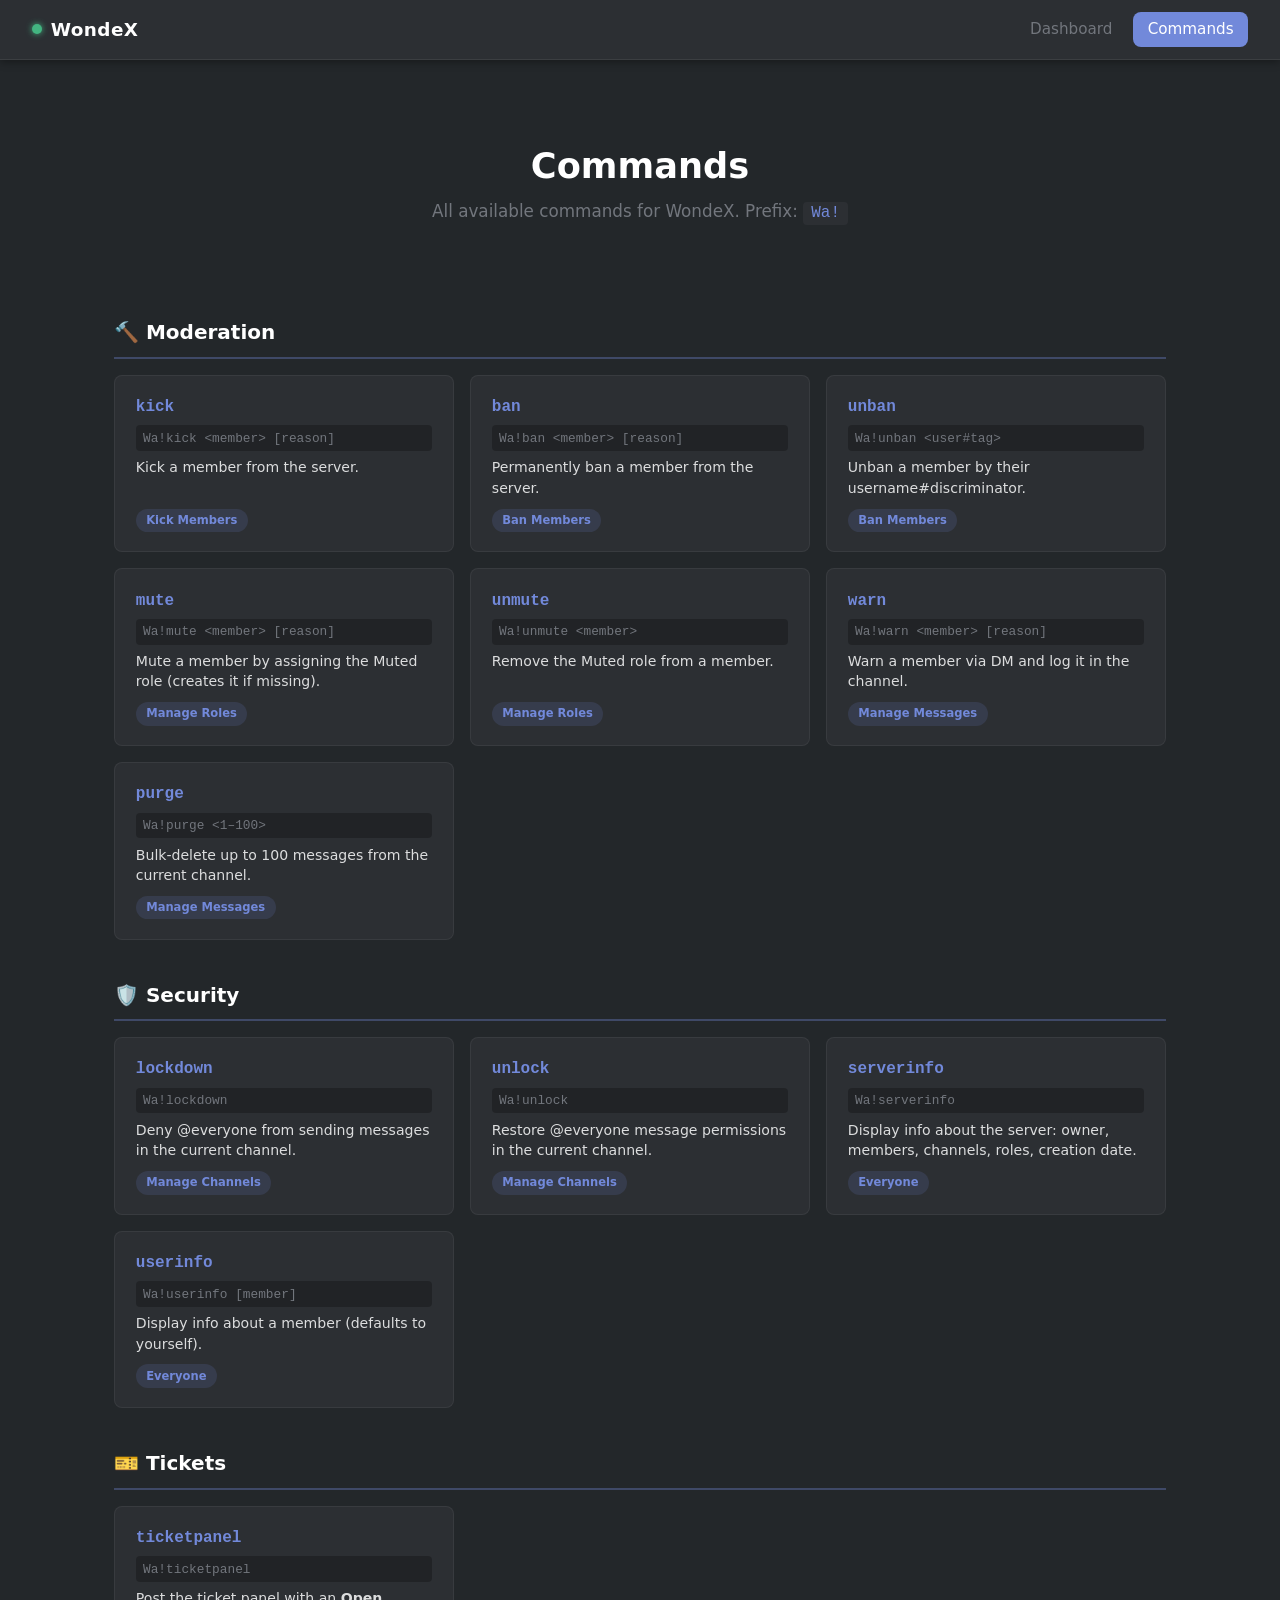
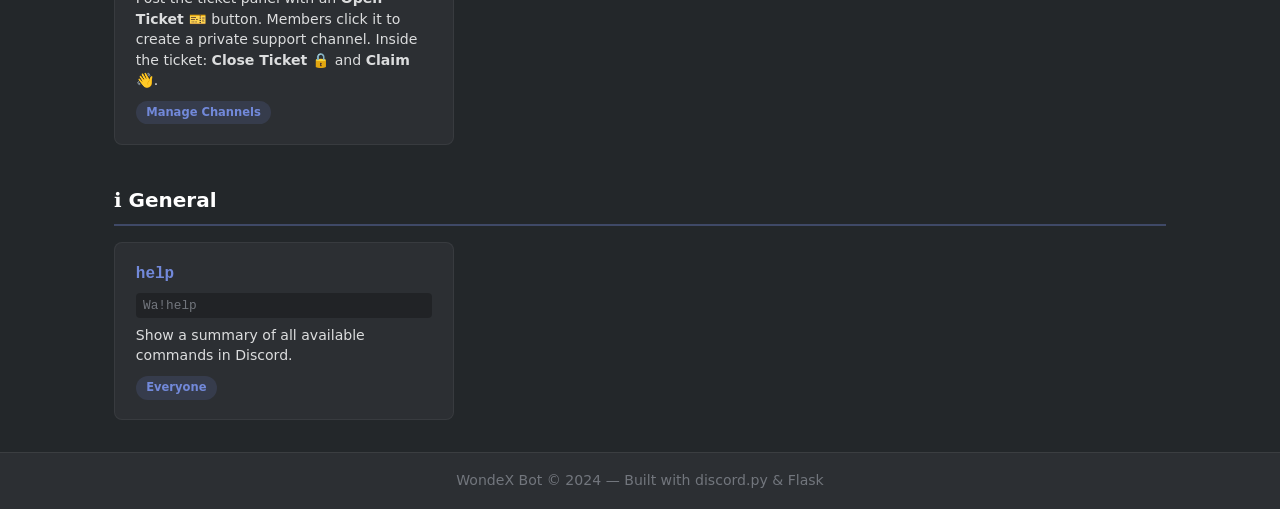
<file: templates/commands.html>
<!DOCTYPE html>
<html lang="en">
<head>
  <meta charset="UTF-8" />
  <meta name="viewport" content="width=device-width, initial-scale=1.0" />
  <title>WondeX — Commands</title>
  <link rel="stylesheet" href="/static/style.css" />
</head>
<body>
  <nav class="navbar">
    <div class="nav-brand">
      <span class="bot-dot online"></span>
      WondeX
    </div>
    <div class="nav-links">
      <a href="/">Dashboard</a>
      <a href="/commands" class="active">Commands</a>
    </div>
  </nav>

  <main class="container">
    <section class="hero">
      <h1>Commands</h1>
      <p>All available commands for WondeX. Prefix: <code>Wa!</code></p>
    </section>

    <!-- Moderation -->
    <section class="commands-section">
      <h2>🔨 Moderation</h2>
      <div class="commands-grid">

        <div class="command-card">
          <div class="cmd-name">kick</div>
          <code class="cmd-usage">Wa!kick &lt;member&gt; [reason]</code>
          <p class="cmd-desc">Kick a member from the server.</p>
          <span class="cmd-perm">Kick Members</span>
        </div>

        <div class="command-card">
          <div class="cmd-name">ban</div>
          <code class="cmd-usage">Wa!ban &lt;member&gt; [reason]</code>
          <p class="cmd-desc">Permanently ban a member from the server.</p>
          <span class="cmd-perm">Ban Members</span>
        </div>

        <div class="command-card">
          <div class="cmd-name">unban</div>
          <code class="cmd-usage">Wa!unban &lt;user#tag&gt;</code>
          <p class="cmd-desc">Unban a member by their username#discriminator.</p>
          <span class="cmd-perm">Ban Members</span>
        </div>

        <div class="command-card">
          <div class="cmd-name">mute</div>
          <code class="cmd-usage">Wa!mute &lt;member&gt; [reason]</code>
          <p class="cmd-desc">Mute a member by assigning the Muted role (creates it if missing).</p>
          <span class="cmd-perm">Manage Roles</span>
        </div>

        <div class="command-card">
          <div class="cmd-name">unmute</div>
          <code class="cmd-usage">Wa!unmute &lt;member&gt;</code>
          <p class="cmd-desc">Remove the Muted role from a member.</p>
          <span class="cmd-perm">Manage Roles</span>
        </div>

        <div class="command-card">
          <div class="cmd-name">warn</div>
          <code class="cmd-usage">Wa!warn &lt;member&gt; [reason]</code>
          <p class="cmd-desc">Warn a member via DM and log it in the channel.</p>
          <span class="cmd-perm">Manage Messages</span>
        </div>

        <div class="command-card">
          <div class="cmd-name">purge</div>
          <code class="cmd-usage">Wa!purge &lt;1–100&gt;</code>
          <p class="cmd-desc">Bulk-delete up to 100 messages from the current channel.</p>
          <span class="cmd-perm">Manage Messages</span>
        </div>

      </div>
    </section>

    <!-- Security -->
    <section class="commands-section">
      <h2>🛡️ Security</h2>
      <div class="commands-grid">

        <div class="command-card">
          <div class="cmd-name">lockdown</div>
          <code class="cmd-usage">Wa!lockdown</code>
          <p class="cmd-desc">Deny @everyone from sending messages in the current channel.</p>
          <span class="cmd-perm">Manage Channels</span>
        </div>

        <div class="command-card">
          <div class="cmd-name">unlock</div>
          <code class="cmd-usage">Wa!unlock</code>
          <p class="cmd-desc">Restore @everyone message permissions in the current channel.</p>
          <span class="cmd-perm">Manage Channels</span>
        </div>

        <div class="command-card">
          <div class="cmd-name">serverinfo</div>
          <code class="cmd-usage">Wa!serverinfo</code>
          <p class="cmd-desc">Display info about the server: owner, members, channels, roles, creation date.</p>
          <span class="cmd-perm">Everyone</span>
        </div>

        <div class="command-card">
          <div class="cmd-name">userinfo</div>
          <code class="cmd-usage">Wa!userinfo [member]</code>
          <p class="cmd-desc">Display info about a member (defaults to yourself).</p>
          <span class="cmd-perm">Everyone</span>
        </div>

      </div>
    </section>

    <!-- Tickets -->
    <section class="commands-section">
      <h2>🎫 Tickets</h2>
      <div class="commands-grid">

        <div class="command-card">
          <div class="cmd-name">ticketpanel</div>
          <code class="cmd-usage">Wa!ticketpanel</code>
          <p class="cmd-desc">
            Post the ticket panel with an <strong>Open Ticket 🎫</strong> button.
            Members click it to create a private support channel.
            Inside the ticket: <strong>Close Ticket 🔒</strong> and <strong>Claim 👋</strong>.
          </p>
          <span class="cmd-perm">Manage Channels</span>
        </div>

      </div>
    </section>

    <!-- Help -->
    <section class="commands-section">
      <h2>ℹ️ General</h2>
      <div class="commands-grid">

        <div class="command-card">
          <div class="cmd-name">help</div>
          <code class="cmd-usage">Wa!help</code>
          <p class="cmd-desc">Show a summary of all available commands in Discord.</p>
          <span class="cmd-perm">Everyone</span>
        </div>

      </div>
    </section>

  </main>

  <footer class="footer">
    <p>WondeX Bot &copy; 2024 &mdash; Built with discord.py &amp; Flask</p>
  </footer>
</body>
</html>
</file>
<file: static/style.css>
/* ────────────────────────────────────────────
   WondeX Dashboard — Dark Discord-like theme
   ──────────────────────────────────────────── */

:root {
  --bg:           #23272a;
  --surface:      #2c2f33;
  --surface-2:    #36393f;
  --accent:       #7289da;
  --accent-hover: #5b73c7;
  --text:         #dcddde;
  --text-muted:   #72767d;
  --green:        #43b581;
  --red:          #f04747;
  --radius:       8px;
  --shadow:       0 4px 16px rgba(0, 0, 0, 0.4);
}

*,
*::before,
*::after {
  box-sizing: border-box;
  margin: 0;
  padding: 0;
}

body {
  font-family: 'Segoe UI', system-ui, -apple-system, sans-serif;
  background: var(--bg);
  color: var(--text);
  min-height: 100vh;
  display: flex;
  flex-direction: column;
  line-height: 1.5;
}

/* ── Navbar ─────────────────────────────────── */

.navbar {
  background: var(--surface);
  height: 60px;
  padding: 0 2rem;
  display: flex;
  align-items: center;
  justify-content: space-between;
  border-bottom: 1px solid rgba(255, 255, 255, 0.07);
  position: sticky;
  top: 0;
  z-index: 100;
  box-shadow: 0 2px 8px rgba(0, 0, 0, 0.35);
}

.nav-brand {
  font-size: 1.15rem;
  font-weight: 800;
  color: #fff;
  display: flex;
  align-items: center;
  gap: 0.55rem;
  letter-spacing: 0.4px;
}

.bot-dot {
  width: 10px;
  height: 10px;
  border-radius: 50%;
  background: var(--text-muted);
  flex-shrink: 0;
  transition: background 0.3s;
}

.bot-dot.online {
  background: var(--green);
  box-shadow: 0 0 6px var(--green);
}

.nav-links {
  display: flex;
  gap: 0.4rem;
}

.nav-links a {
  color: var(--text-muted);
  text-decoration: none;
  padding: 0.4rem 0.9rem;
  border-radius: var(--radius);
  font-weight: 500;
  font-size: 0.95rem;
  transition: color 0.15s, background 0.15s;
}

.nav-links a:hover {
  color: var(--text);
  background: rgba(255, 255, 255, 0.07);
}

.nav-links a.active {
  color: #fff;
  background: var(--accent);
}

/* ── Layout ─────────────────────────────────── */

.container {
  max-width: 1100px;
  margin: 0 auto;
  padding: 2rem 1.5rem;
  flex: 1;
}

/* ── Hero ───────────────────────────────────── */

.hero {
  text-align: center;
  padding: 3rem 0 2rem;
}

.bot-avatar-wrap {
  display: flex;
  justify-content: center;
  margin-bottom: 1rem;
}

.bot-avatar,
.bot-avatar-placeholder {
  width: 90px;
  height: 90px;
  border-radius: 50%;
  border: 3px solid var(--accent);
}

.bot-avatar {
  object-fit: cover;
}

.bot-avatar.hidden {
  display: none;
}

.bot-avatar-placeholder {
  background: var(--accent);
  color: #fff;
  font-size: 2.5rem;
  font-weight: 800;
  display: flex;
  align-items: center;
  justify-content: center;
}

.bot-avatar-placeholder.hidden {
  display: none;
}

.hero h1 {
  font-size: 2.2rem;
  font-weight: 800;
  color: #fff;
  margin-bottom: 0.4rem;
}

.hero p {
  color: var(--text-muted);
  font-size: 1.05rem;
  margin-bottom: 1.2rem;
}

.hero code {
  background: var(--surface);
  color: var(--accent);
  padding: 0.15rem 0.5rem;
  border-radius: 4px;
  font-size: 0.95em;
  font-family: 'Consolas', 'Courier New', monospace;
}

.badge {
  display: inline-block;
  padding: 0.35rem 1.1rem;
  border-radius: 999px;
  font-size: 0.9rem;
  font-weight: 600;
  background: var(--surface);
  color: var(--text-muted);
  border: 1px solid rgba(255, 255, 255, 0.08);
  transition: color 0.3s, border-color 0.3s, background 0.3s;
}

.badge.online {
  color: var(--green);
  border-color: var(--green);
  background: rgba(67, 181, 129, 0.12);
}

.badge.offline {
  color: var(--red);
  border-color: var(--red);
  background: rgba(240, 71, 71, 0.1);
}

/* ── Stats grid ─────────────────────────────── */

.stats-grid {
  display: grid;
  grid-template-columns: repeat(auto-fit, minmax(210px, 1fr));
  gap: 1.2rem;
  margin-top: 2rem;
}

.stat-card {
  background: var(--surface);
  border-radius: var(--radius);
  padding: 2rem 1.5rem;
  text-align: center;
  border: 1px solid rgba(255, 255, 255, 0.06);
  transition: transform 0.2s, box-shadow 0.2s;
}

.stat-card:hover {
  transform: translateY(-4px);
  box-shadow: var(--shadow);
}

.stat-icon {
  font-size: 2rem;
  margin-bottom: 0.75rem;
}

.stat-value {
  font-size: 2.4rem;
  font-weight: 800;
  color: #fff;
  line-height: 1;
}

.stat-label {
  color: var(--text-muted);
  font-size: 0.8rem;
  margin-top: 0.45rem;
  text-transform: uppercase;
  letter-spacing: 1.2px;
}

.refresh-hint {
  text-align: center;
  color: var(--text-muted);
  font-size: 0.82rem;
  margin-top: 1.5rem;
}

/* ── Commands page ──────────────────────────── */

.commands-section {
  margin-top: 2.5rem;
}

.commands-section h2 {
  font-size: 1.25rem;
  font-weight: 700;
  color: #fff;
  padding-bottom: 0.6rem;
  margin-bottom: 1rem;
  border-bottom: 2px solid rgba(114, 137, 218, 0.35);
}

.commands-grid {
  display: grid;
  grid-template-columns: repeat(auto-fill, minmax(265px, 1fr));
  gap: 1rem;
}

.command-card {
  background: var(--surface);
  border-radius: var(--radius);
  padding: 1.2rem 1.3rem;
  border: 1px solid rgba(255, 255, 255, 0.06);
  transition: border-color 0.2s, transform 0.2s;
  display: flex;
  flex-direction: column;
  gap: 0.4rem;
}

.command-card:hover {
  border-color: var(--accent);
  transform: translateY(-2px);
}

.cmd-name {
  font-size: 1rem;
  font-weight: 700;
  color: var(--accent);
  font-family: 'Consolas', 'Courier New', monospace;
}

.cmd-usage {
  font-size: 0.8rem;
  color: var(--text-muted);
  font-family: 'Consolas', 'Courier New', monospace;
  background: rgba(0, 0, 0, 0.25);
  padding: 0.2rem 0.45rem;
  border-radius: 4px;
  display: inline-block;
}

.cmd-desc {
  font-size: 0.88rem;
  color: var(--text);
  line-height: 1.45;
  flex: 1;
}

.cmd-perm {
  display: inline-block;
  font-size: 0.72rem;
  font-weight: 600;
  padding: 0.2rem 0.65rem;
  border-radius: 999px;
  background: rgba(114, 137, 218, 0.15);
  color: var(--accent);
  margin-top: 0.25rem;
  align-self: flex-start;
}

/* ── Footer ─────────────────────────────────── */

.footer {
  background: var(--surface);
  text-align: center;
  padding: 1.1rem;
  color: var(--text-muted);
  font-size: 0.88rem;
  border-top: 1px solid rgba(255, 255, 255, 0.07);
  margin-top: auto;
}

/* ── Responsive ─────────────────────────────── */

@media (max-width: 600px) {
  .hero h1 { font-size: 1.7rem; }
  .stats-grid { grid-template-columns: repeat(2, 1fr); }
  .stat-value { font-size: 1.8rem; }
  .navbar { padding: 0 1rem; }
  .container { padding: 1.5rem 1rem; }
}
</file>
